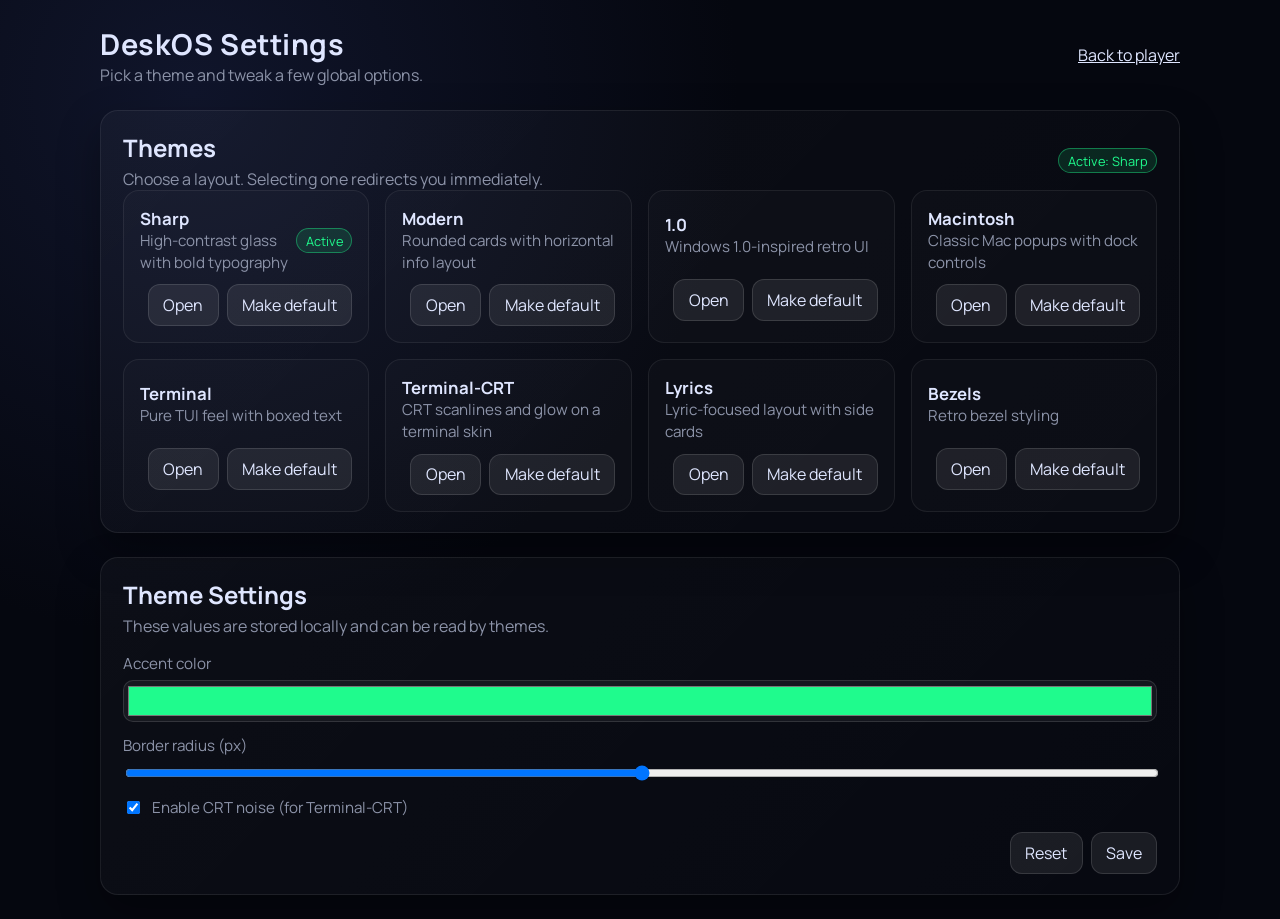
<file: public/settings.html>
<!DOCTYPE html>
<html lang="en">
<head>
    <meta charset="UTF-8">
    <meta name="viewport" content="width=device-width, initial-scale=1.0">
    <title>DeskOS Settings</title>
    <link rel="preconnect" href="https://fonts.googleapis.com">
    <link rel="preconnect" href="https://fonts.gstatic.com" crossorigin>
    <link href="https://fonts.googleapis.com/css2?family=Manrope:wght@400;500;600;700&family=IBM+Plex+Mono:wght@400;500&display=swap" rel="stylesheet">
    <style>
        :root {
            --bg: #05070f;
            --panel: #0c1020;
            --ink: #dfe6ff;
            --muted: #8c93a8;
            --accent: #1ffb8d;
        }

        * { box-sizing: border-box; }

        body {
            margin: 0;
            padding: 1.5rem;
            background: radial-gradient(circle at 15% 10%, #10152b, #05070f 40%), #05070f;
            color: var(--ink);
            font-family: "Manrope", "IBM Plex Sans", system-ui, -apple-system, sans-serif;
        }

        a { color: inherit; }

        .shell {
            max-width: 1080px;
            margin: 0 auto;
            display: flex;
            flex-direction: column;
            gap: 1.5rem;
        }

        header {
            display: flex;
            align-items: center;
            justify-content: space-between;
        }

        h1 { margin: 0; font-size: 1.8rem; letter-spacing: 0.02em; }
        p { margin: 0; color: var(--muted); }

        .card {
            background: linear-gradient(135deg, rgba(255,255,255,0.03), rgba(255,255,255,0.01));
            border: 1px solid rgba(255,255,255,0.08);
            border-radius: 18px;
            padding: 1.25rem 1.35rem;
            box-shadow: 0 18px 40px rgba(0,0,0,0.35);
        }

        .grid { display: grid; gap: 1rem; grid-template-columns: repeat(auto-fit, minmax(240px, 1fr)); }

        .theme-card {
            background: rgba(255,255,255,0.02);
            border: 1px solid rgba(255,255,255,0.07);
            border-radius: 16px;
            padding: 1rem;
            display: grid;
            gap: 0.65rem;
        }

        .theme-card h3 { margin: 0; font-size: 1.05rem; }
        .theme-card p { margin: 0; color: var(--muted); font-size: 0.95rem; line-height: 1.45; }

        .row { display: flex; gap: 0.5rem; align-items: center; }
        button {
            font: inherit;
            padding: 0.55rem 0.9rem;
            border-radius: 12px;
            border: 1px solid rgba(255,255,255,0.12);
            background: rgba(255,255,255,0.08);
            color: var(--ink);
            cursor: pointer;
            transition: transform 0.15s ease, border-color 0.15s ease, background 0.15s ease;
        }
        button:hover { transform: translateY(-1px); border-color: var(--accent); }
        button:active { transform: translateY(0); }

        .pill {
            font-size: 0.8rem;
            padding: 0.15rem 0.55rem;
            border-radius: 999px;
            background: rgba(31, 251, 141, 0.12);
            color: var(--accent);
            border: 1px solid rgba(31, 251, 141, 0.4);
        }

        form { display: grid; gap: 0.85rem; }
        label { display: grid; gap: 0.35rem; color: var(--muted); font-size: 0.95rem; }
        input[type="color"], input[type="range"] {
            width: 100%;
            background: rgba(255,255,255,0.05);
            border: 1px solid rgba(255,255,255,0.12);
            border-radius: 10px;
            height: 42px;
        }
        input[type="range"] { height: auto; }
        .switch { display: flex; align-items: center; gap: 0.6rem; }
        .muted { color: var(--muted); }
    </style>
</head>
<body>
    <main class="shell">
        <header>
            <div>
                <h1>DeskOS Settings</h1>
                <p>Pick a theme and tweak a few global options.</p>
            </div>
            <a id="backLink" href="index.html">Back to player</a>
        </header>

        <section class="card">
            <div class="row" style="justify-content: space-between; align-items: center;">
                <div>
                    <h2 style="margin:0 0 0.25rem;">Themes</h2>
                    <p>Choose a layout. Selecting one redirects you immediately.</p>
                </div>
                <span id="activePill" class="pill">Active: Sharp</span>
            </div>
            <div id="themeGrid" class="grid"></div>
        </section>

        <section class="card">
            <h2 style="margin:0 0 0.25rem;">Theme Settings</h2>
            <p style="margin:0 0 1rem;" class="muted">These values are stored locally and can be read by themes.</p>
            <form id="themeSettingsForm">
                <label>
                    Accent color
                    <input id="accent" type="color" value="#1ffb8d" />
                </label>
                <label>
                    Border radius (px)
                    <input id="radius" type="range" min="0" max="32" value="16" />
                </label>
                <label class="switch">
                    <input id="crtNoise" type="checkbox" />
                    <span>Enable CRT noise (for Terminal-CRT)</span>
                </label>
                <div class="row" style="justify-content:flex-end;">
                    <button type="button" id="resetSettings">Reset</button>
                    <button type="submit">Save</button>
                </div>
            </form>
        </section>
    </main>

    <script src="theme-router.js"></script>
    <script>
        const themeGrid = document.getElementById("themeGrid");
        const activePill = document.getElementById("activePill");
        const backLink = document.getElementById("backLink");

        const settingsForm = document.getElementById("themeSettingsForm");
        const accentInput = document.getElementById("accent");
        const radiusInput = document.getElementById("radius");
        const crtNoiseInput = document.getElementById("crtNoise");
        const resetBtn = document.getElementById("resetSettings");

        const SETTINGS_KEY = "deskos.themeSettings";
        const defaultSettings = { accent: "#1ffb8d", radius: 16, crtNoise: true };

        function loadSettings() {
            try {
                const saved = JSON.parse(localStorage.getItem(SETTINGS_KEY) || "null");
                return saved ? { ...defaultSettings, ...saved } : { ...defaultSettings };
            } catch (e) {
                return { ...defaultSettings };
            }
        }

        function saveSettings(values) {
            localStorage.setItem(SETTINGS_KEY, JSON.stringify(values));
        }

        function applyForm(values) {
            accentInput.value = values.accent;
            radiusInput.value = values.radius;
            crtNoiseInput.checked = !!values.crtNoise;
        }

        function renderThemes() {
            const current = deskThemes.getSaved();
            const currentMeta = deskThemes.getMeta(current);
            activePill.textContent = `Active: ${currentMeta.name}`;
            backLink.href = currentMeta.file;

            themeGrid.innerHTML = deskThemes.list.map(theme => {
                const isActive = theme.id === current;
                return `
                    <div class="theme-card" data-id="${theme.id}">
                        <div class="row" style="justify-content: space-between;">
                            <div>
                                <h3>${theme.name}</h3>
                                <p>${theme.description}</p>
                            </div>
                            ${isActive ? '<span class="pill">Active</span>' : ''}
                        </div>
                        <div class="row" style="justify-content:flex-end;">
                            <button data-action="preview">Open</button>
                            <button data-action="apply">Make default</button>
                        </div>
                    </div>
                `;
            }).join("");
        }

        themeGrid.addEventListener("click", e => {
            const card = e.target.closest(".theme-card");
            if (!card) return;
            const id = card.dataset.id;
            const action = e.target.dataset.action;
            if (action === "apply") {
                deskThemes.go(id);
            } else if (action === "preview") {
                window.location.href = deskThemes.getMeta(id).file;
            }
        });

        settingsForm.addEventListener("submit", e => {
            e.preventDefault();
            const values = {
                accent: accentInput.value,
                radius: Number(radiusInput.value),
                crtNoise: crtNoiseInput.checked,
            };
            saveSettings(values);
        });

        resetBtn.addEventListener("click", () => {
            saveSettings(defaultSettings);
            applyForm(defaultSettings);
        });

        // bootstrap
        renderThemes();
        applyForm(loadSettings());
    </script>
</body>
</html>
</file>
